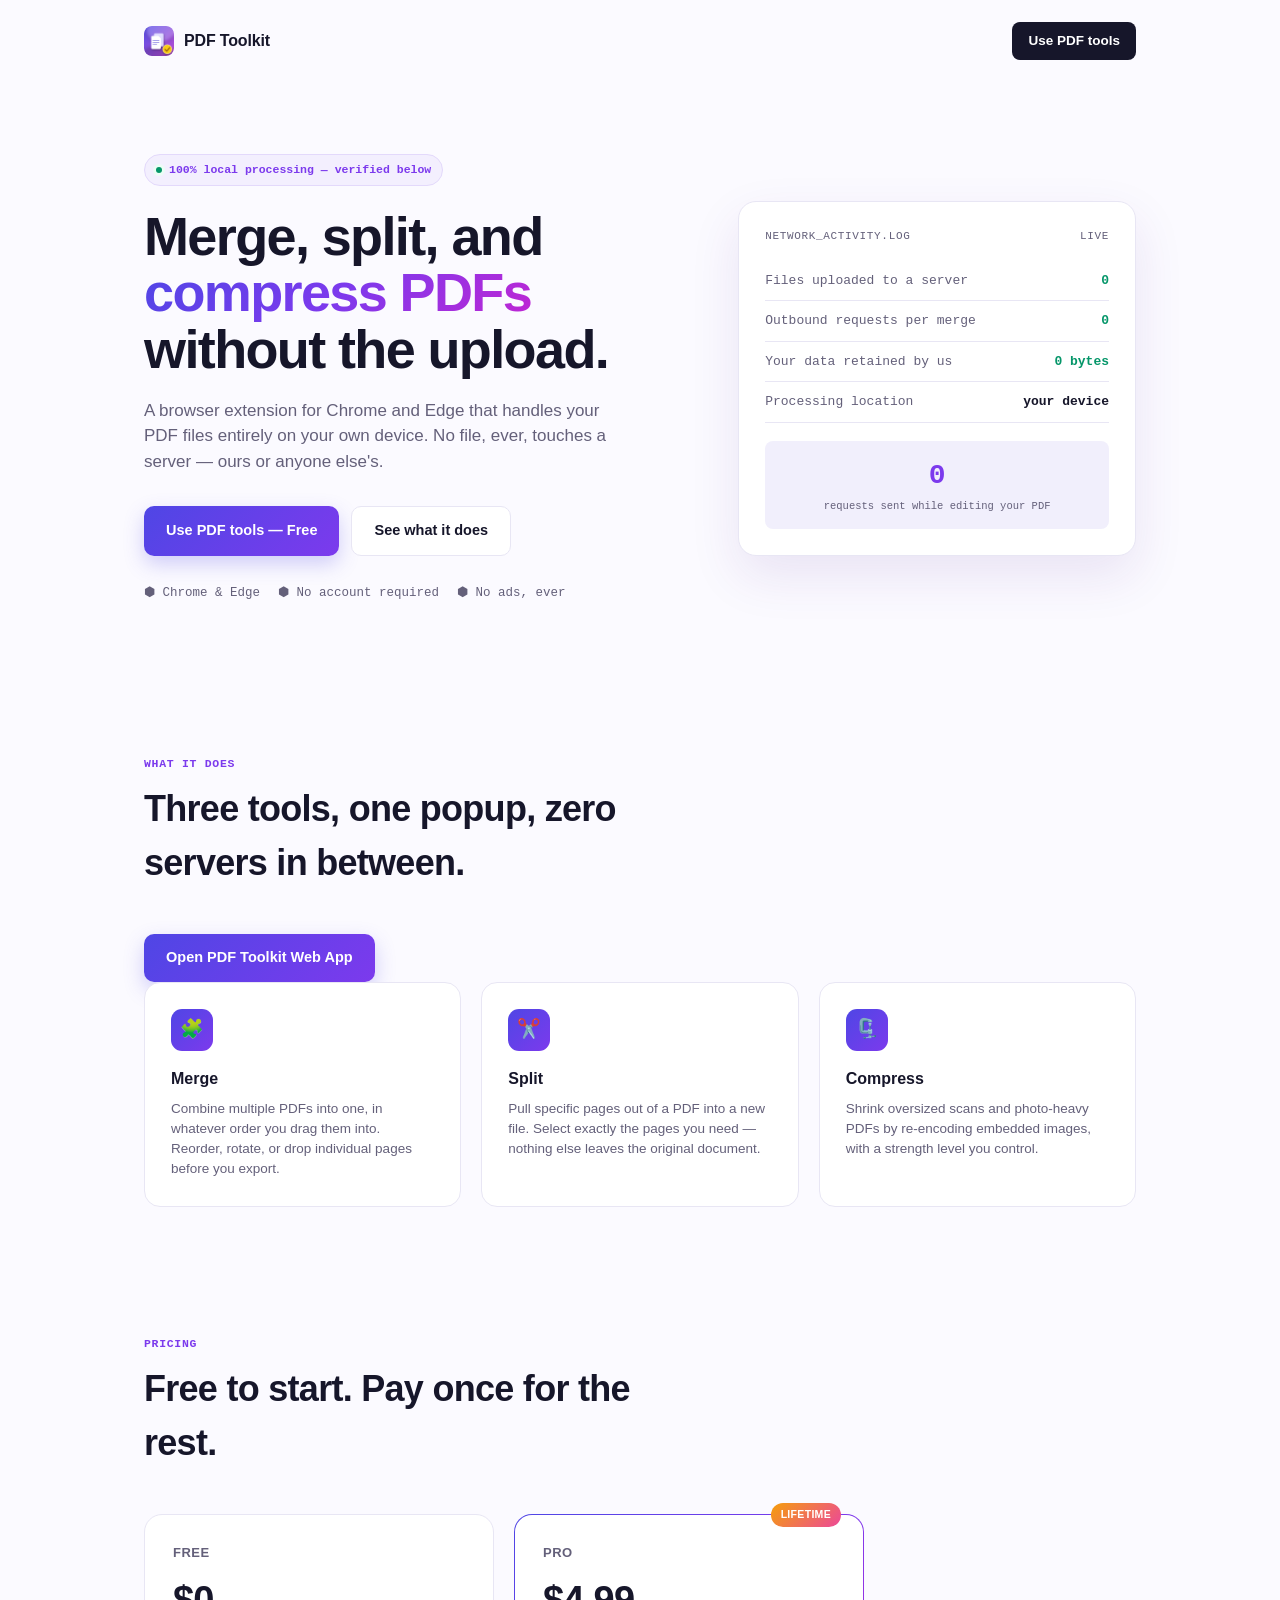
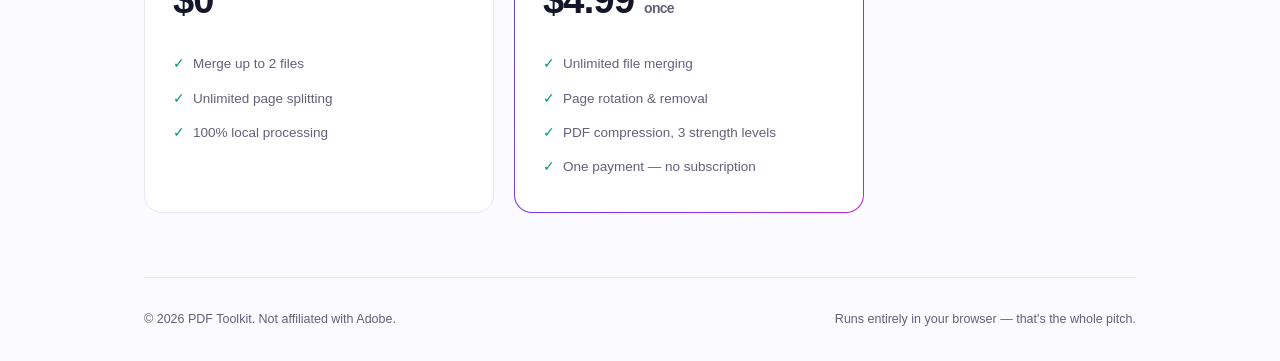
<file: index.html>
<!DOCTYPE html>
<html lang="en">
<head>
<meta charset="UTF-8" />
<meta name="viewport" content="width=device-width, initial-scale=1.0" />
<title>PDF Toolkit — Merge, Split, Compress PDFs Locally</title>
<meta name="description" content="A browser extension that merges, splits, and compresses PDF files entirely on your device. Nothing is ever uploaded to a server." />
<style>
  @media (prefers-reduced-motion: reduce) {
    * { animation-duration: 0.001ms !important; transition-duration: 0.001ms !important; }
  }

  :root {
    --ink: #16162a;
    --muted: #64607a;
    --bg: #fbfaff;
    --surface: #ffffff;
    --border: #e8e6f4;
    --accent1: #4f46e5;
    --accent2: #7c3aed;
    --accent3: #c026d3;
    --mono: 'SF Mono', 'Roboto Mono', Consolas, monospace;
  }

  * { box-sizing: border-box; margin: 0; padding: 0; }

  body {
    font-family: -apple-system, BlinkMacSystemFont, "Segoe UI", Helvetica, Arial, sans-serif;
    background: var(--bg);
    color: var(--ink);
    line-height: 1.5;
    -webkit-font-smoothing: antialiased;
  }

  a { color: inherit; }

  .wrap { max-width: 1040px; margin: 0 auto; padding: 0 24px; }

  /* ---------- Nav ---------- */
  nav {
    display: flex;
    align-items: center;
    justify-content: space-between;
    padding: 22px 0;
  }
  .brand { display: flex; align-items: center; gap: 10px; font-weight: 800; font-size: 16px; letter-spacing: -0.01em; }
  .brand img { width: 30px; height: 30px; border-radius: 8px; }
  .nav-cta {
    font-size: 13.5px;
    font-weight: 700;
    padding: 9px 16px;
    border-radius: 8px;
    background: var(--ink);
    color: white;
    text-decoration: none;
  }

  /* ---------- Hero ---------- */
  .hero {
    padding: 72px 0 88px;
    position: relative;
    overflow: hidden;
  }
  .hero-grid {
    display: grid;
    grid-template-columns: 1.15fr 0.85fr;
    gap: 56px;
    align-items: center;
  }
  .eyebrow {
    display: inline-flex;
    align-items: center;
    gap: 7px;
    font-family: var(--mono);
    font-size: 11.5px;
    font-weight: 600;
    color: var(--accent2);
    background: #f3effe;
    border: 1px solid #e3d9fb;
    padding: 6px 11px;
    border-radius: 20px;
    margin-bottom: 22px;
  }
  .eyebrow .dot {
    width: 6px; height: 6px; border-radius: 50%;
    background: #059669;
    box-shadow: 0 0 0 3px #ecfdf5;
  }
  h1 {
    font-size: clamp(36px, 5vw, 54px);
    font-weight: 800;
    letter-spacing: -0.03em;
    line-height: 1.05;
    margin-bottom: 20px;
  }
  h1 .grad {
    background: linear-gradient(135deg, var(--accent1), var(--accent2), var(--accent3));
    -webkit-background-clip: text;
    background-clip: text;
    color: transparent;
  }
  .hero-sub {
    font-size: 17px;
    color: var(--muted);
    max-width: 480px;
    margin-bottom: 32px;
  }
  .hero-ctas { display: flex; gap: 12px; flex-wrap: wrap; margin-bottom: 28px; }
  .btn-primary {
    display: inline-flex; align-items: center; gap: 8px;
    background: linear-gradient(135deg, var(--accent1), var(--accent2));
    color: white;
    font-weight: 700;
    font-size: 14.5px;
    padding: 13px 22px;
    border-radius: 10px;
    text-decoration: none;
    box-shadow: 0 8px 20px rgba(79,70,229,0.25);
  }
  .btn-secondary {
    display: inline-flex; align-items: center; gap: 8px;
    background: var(--surface);
    border: 1px solid var(--border);
    color: var(--ink);
    font-weight: 700;
    font-size: 14.5px;
    padding: 13px 22px;
    border-radius: 10px;
    text-decoration: none;
  }
  .trust-row {
    display: flex; gap: 18px; flex-wrap: wrap;
    font-size: 12.5px; color: var(--muted); font-family: var(--mono);
  }
  .trust-row span { display: flex; align-items: center; gap: 6px; }

  /* ---------- Live proof widget (signature element) ---------- */
  .proof-card {
    background: var(--surface);
    border: 1px solid var(--border);
    border-radius: 18px;
    padding: 26px;
    box-shadow: 0 20px 50px rgba(76,29,149,0.10);
    font-family: var(--mono);
  }
  .proof-title {
    font-size: 11px;
    text-transform: uppercase;
    letter-spacing: 0.06em;
    color: var(--muted);
    margin-bottom: 16px;
    display: flex;
    justify-content: space-between;
  }
  .proof-row {
    display: flex;
    justify-content: space-between;
    align-items: center;
    padding: 10px 0;
    border-bottom: 1px solid var(--border);
    font-size: 13px;
  }
  .proof-row:last-child { border-bottom: none; }
  .proof-label { color: var(--muted); }
  .proof-val { font-weight: 700; }
  .proof-val.zero { color: #059669; }
  .proof-bar-wrap {
    margin-top: 18px;
    background: #f1effc;
    border-radius: 8px;
    padding: 14px;
    text-align: center;
  }
  .proof-bar-count {
    font-size: 28px;
    font-weight: 800;
    color: var(--accent2);
    font-family: var(--mono);
  }
  .proof-bar-label { font-size: 10.5px; color: var(--muted); margin-top: 2px; }

  /* ---------- Features ---------- */
  .section { padding: 64px 0; }
  .section-label {
    font-family: var(--mono);
    font-size: 11.5px;
    color: var(--accent2);
    font-weight: 700;
    letter-spacing: 0.06em;
    text-transform: uppercase;
    margin-bottom: 10px;
  }
  .section h2 {
    font-size: clamp(26px, 3.4vw, 36px);
    font-weight: 800;
    letter-spacing: -0.02em;
    margin-bottom: 44px;
    max-width: 520px;
  }
  .feature-grid {
    display: grid;
    grid-template-columns: repeat(3, 1fr);
    gap: 20px;
  }
  .feature-card {
    background: var(--surface);
    border: 1px solid var(--border);
    border-radius: 16px;
    padding: 26px;
  }
  .feature-icon {
    width: 42px; height: 42px;
    border-radius: 11px;
    display: flex; align-items: center; justify-content: center;
    font-size: 19px;
    margin-bottom: 16px;
    background: linear-gradient(135deg, var(--accent1), var(--accent2));
  }
  .feature-card h3 { font-size: 16px; font-weight: 700; margin-bottom: 8px; }
  .feature-card p { font-size: 13.5px; color: var(--muted); }

  /* ---------- Pricing ---------- */
  .pricing-wrap {
    display: grid;
    grid-template-columns: 1fr 1fr;
    gap: 20px;
    max-width: 720px;
  }
  .price-card {
    border: 1px solid var(--border);
    border-radius: 18px;
    padding: 28px;
    background: var(--surface);
  }
  .price-card.pro {
    border: 1.5px solid transparent;
    background: linear-gradient(var(--surface), var(--surface)) padding-box,
                linear-gradient(135deg, var(--accent1), var(--accent2), var(--accent3)) border-box;
    position: relative;
  }
  .price-badge {
    position: absolute; top: -12px; right: 22px;
    background: linear-gradient(135deg, #f59e0b, #ec4899);
    color: white; font-size: 10.5px; font-weight: 800;
    padding: 4px 10px; border-radius: 20px;
    letter-spacing: 0.03em;
  }
  .price-tier { font-size: 13px; font-weight: 700; color: var(--muted); text-transform: uppercase; letter-spacing: 0.04em; margin-bottom: 10px; }
  .price-amount { font-size: 38px; font-weight: 800; letter-spacing: -0.02em; margin-bottom: 4px; }
  .price-amount span { font-size: 14px; font-weight: 600; color: var(--muted); }
  .price-list { margin-top: 18px; list-style: none; font-size: 13.5px; }
  .price-list li { padding: 7px 0; display: flex; gap: 8px; color: var(--muted); }
  .price-list li b { color: var(--ink); font-weight: 600; }
  .price-list .check { color: #059669; flex-shrink: 0; }

  /* ---------- Footer ---------- */
  footer {
    border-top: 1px solid var(--border);
    padding: 32px 0;
    font-size: 12.5px;
    color: var(--muted);
    display: flex;
    justify-content: space-between;
    flex-wrap: wrap;
    gap: 12px;
  }

  @media (max-width: 760px) {
    .hero-grid { grid-template-columns: 1fr; }
    .feature-grid { grid-template-columns: 1fr; }
    .pricing-wrap { grid-template-columns: 1fr; }
  }

  a:focus-visible, button:focus-visible { outline: 2px solid var(--accent2); outline-offset: 2px; }
</style>
</head>
<body>

<div class="wrap">
  <nav>
    <div class="brand">
      <img src="[data-uri]" alt="PDF Toolkit logo" />
      PDF Toolkit
    </div>
    <a class="nav-cta" href="./tools/">Use PDF tools</a>
  </nav>
</div>

<header class="hero">
  <div class="wrap hero-grid">
    <div>
      <div class="eyebrow"><span class="dot"></span> 100% local processing — verified below</div>
      <h1>Merge, split, and<br /><span class="grad">compress PDFs</span><br />without the upload.</h1>
      <p class="hero-sub">A browser extension for Chrome and Edge that handles your PDF files entirely on your own device. No file, ever, touches a server — ours or anyone else's.</p>
      <div class="hero-ctas">
        <a class="btn-primary" href="./tools/">Use PDF tools — Free</a>
        <a class="btn-secondary" href="#features">See what it does</a>
      </div>
      <div class="trust-row">
        <span>⬢ Chrome &amp; Edge</span>
        <span>⬢ No account required</span>
        <span>⬢ No ads, ever</span>
      </div>
    </div>

    <div class="proof-card">
      <div class="proof-title"><span>network_activity.log</span><span>live</span></div>
      <div class="proof-row"><span class="proof-label">Files uploaded to a server</span><span class="proof-val zero">0</span></div>
      <div class="proof-row"><span class="proof-label">Outbound requests per merge</span><span class="proof-val zero">0</span></div>
      <div class="proof-row"><span class="proof-label">Your data retained by us</span><span class="proof-val zero">0 bytes</span></div>
      <div class="proof-row"><span class="proof-label">Processing location</span><span class="proof-val">your device</span></div>
      <div class="proof-bar-wrap">
        <div class="proof-bar-count">0</div>
        <div class="proof-bar-label">requests sent while editing your PDF</div>
      </div>
    </div>
  </div>
</header>

<section class="section" id="features">
  <div class="wrap">
    <div class="section-label">What it does</div>
    <h2>Three tools, one popup, zero servers in between.</h2>
    <p><a class="btn-primary" href="./tools/">Open PDF Toolkit Web App</a></p>
    <div class="feature-grid">
      <div class="feature-card">
        <div class="feature-icon">🧩</div>
        <h3>Merge</h3>
        <p>Combine multiple PDFs into one, in whatever order you drag them into. Reorder, rotate, or drop individual pages before you export.</p>
      </div>
      <div class="feature-card">
        <div class="feature-icon">✂️</div>
        <h3>Split</h3>
        <p>Pull specific pages out of a PDF into a new file. Select exactly the pages you need — nothing else leaves the original document.</p>
      </div>
      <div class="feature-card">
        <div class="feature-icon">🗜️</div>
        <h3>Compress</h3>
        <p>Shrink oversized scans and photo-heavy PDFs by re-encoding embedded images, with a strength level you control.</p>
      </div>
    </div>
  </div>
</section>

<section class="section" id="pricing">
  <div class="wrap">
    <div class="section-label">Pricing</div>
    <h2>Free to start. Pay once for the rest.</h2>
    <div class="pricing-wrap">
      <div class="price-card">
        <div class="price-tier">Free</div>
        <div class="price-amount">$0</div>
        <ul class="price-list">
          <li><span class="check">✓</span> Merge up to 2 files</li>
          <li><span class="check">✓</span> Unlimited page splitting</li>
          <li><span class="check">✓</span> 100% local processing</li>
        </ul>
      </div>
      <div class="price-card pro">
        <div class="price-badge">LIFETIME</div>
        <div class="price-tier">Pro</div>
        <div class="price-amount">$4.99 <span>once</span></div>
        <ul class="price-list">
          <li><span class="check">✓</span> Unlimited file merging</li>
          <li><span class="check">✓</span> Page rotation &amp; removal</li>
          <li><span class="check">✓</span> PDF compression, 3 strength levels</li>
          <li><span class="check">✓</span> One payment — no subscription</li>
        </ul>
      </div>
    </div>
  </div>
</section>

<div class="wrap">
  <footer>
    <span>© 2026 PDF Toolkit. Not affiliated with Adobe.</span>
    <span>Runs entirely in your browser — that's the whole pitch.</span>
  </footer>
</div>

</body>
</html>
</file>
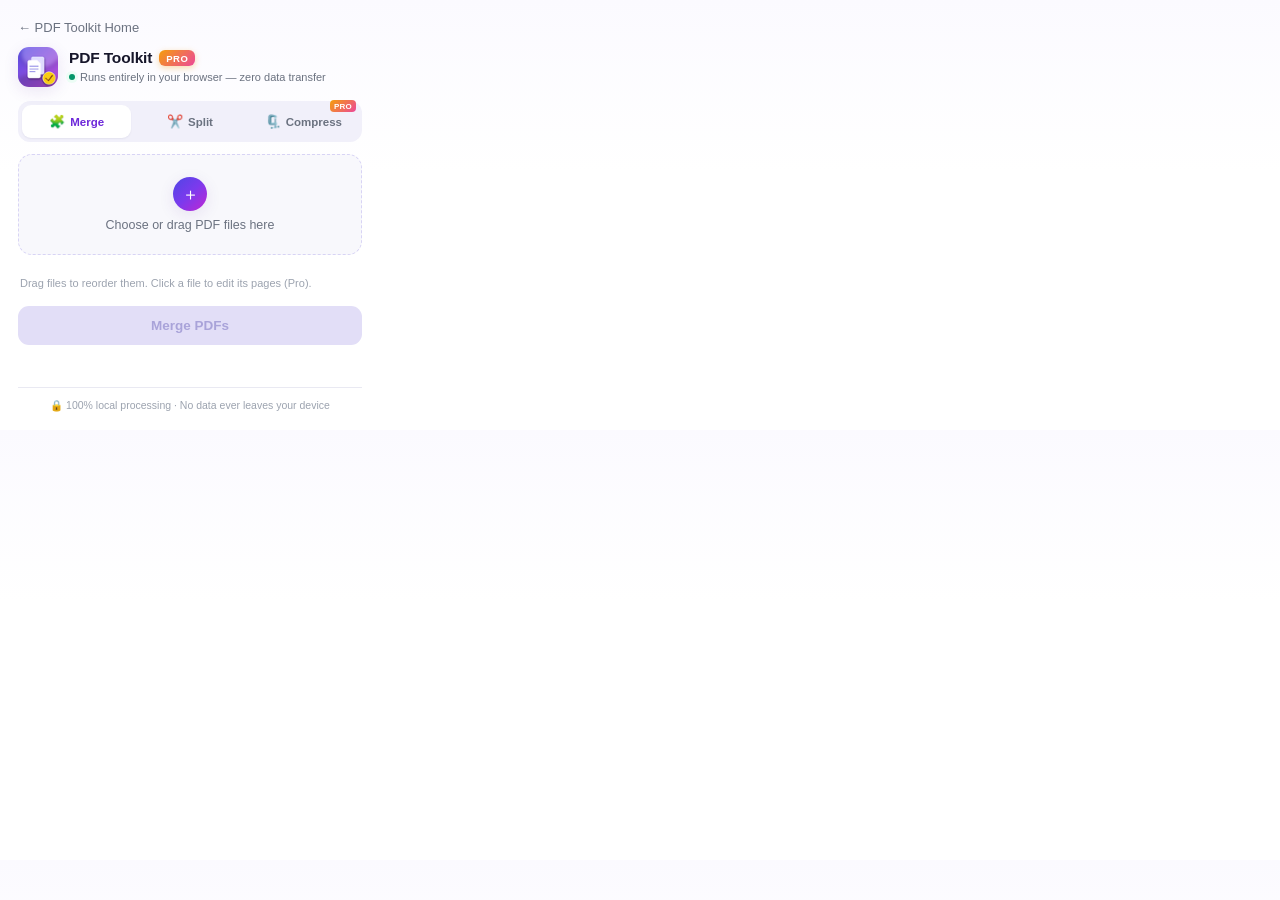
<file: tools/index.html>
<!DOCTYPE html>
<html lang="en">
<head>
  <meta charset="UTF-8" />
  <title>PDF Toolkit</title>
  <link rel="stylesheet" href="popup.css" />
  <meta name="viewport" content="width=device-width, initial-scale=1" />
  <meta name="description" content="Merge, split, and compress PDF files privately in your browser." />
</head>
<body>
  <div class="app">
    <a href="../index.html" style="display:inline-block;margin-bottom:12px;color:#6b7280;text-decoration:none;font-size:13px">← PDF Toolkit Home</a>
    <header class="header">
      <img class="logo" src="icons/icon48.png" alt="" />
      <div class="header-text">
        <h1>PDF Toolkit <span id="proTag" class="pro-tag hidden">PRO</span></h1>
        <p class="subtitle">
          <span class="lock-dot"></span>
          Runs entirely in your browser — zero data transfer
        </p>
      </div>
    </header>

    <nav class="tabs" id="tabs">
      <button class="tab active" data-tab="merge">
        <span class="tab-icon">🧩</span>Merge
      </button>
      <button class="tab" data-tab="split">
        <span class="tab-icon">✂️</span>Split
      </button>
      <button class="tab" data-tab="compress">
        <span class="tab-icon">🗜️</span>Compress
        <span class="tab-pro-badge">PRO</span>
      </button>
    </nav>

    <div id="upsellBanner" class="upsell-banner hidden">
      <span class="upsell-text" id="upsellText"></span>
      <button id="upgradeBtn" class="upgrade-btn">Unlock Lifetime · $4.99</button>
    </div>

    <!-- ============ MERGE ============ -->
    <section id="panel-merge" class="panel active">
      <label id="mergeDropzone" class="dropzone" for="mergeFileInput">
        <span class="dropzone-icon">＋</span>
        <span class="dropzone-text">Choose or drag PDF files here</span>
        <input type="file" id="mergeFileInput" accept="application/pdf" multiple hidden />
      </label>

      <ul id="mergeFileList" class="file-list"></ul>
      <p class="hint">Drag files to reorder them. Click a file to edit its pages (Pro).</p>

      <button id="mergeBtn" class="action-btn" disabled>
        <span id="mergeBtnText">Merge PDFs</span>
      </button>
    </section>

    <!-- ============ SPLIT ============ -->
    <section id="panel-split" class="panel">
      <label id="splitDropzone" class="dropzone" for="splitFileInput">
        <span class="dropzone-icon">＋</span>
        <span class="dropzone-text">Choose a single PDF to split</span>
        <input type="file" id="splitFileInput" accept="application/pdf" hidden />
      </label>

      <div id="splitEditor" class="split-editor hidden">
        <p class="split-filename" id="splitFileName"></p>
        <p class="page-editor-hint" id="splitHint"></p>
        <div class="page-chips" id="splitChips"></div>
        <div class="page-chip-actions">
          <button id="splitSelectAll">Select All</button>
          <button id="splitSelectNone">Deselect All</button>
        </div>
      </div>

      <button id="splitBtn" class="action-btn" disabled>
        <span id="splitBtnText">Split Selected Pages</span>
      </button>
    </section>

    <!-- ============ COMPRESS ============ -->
    <section id="panel-compress" class="panel">
      <div id="compressLockedNotice" class="locked-notice hidden">
        <span class="locked-notice-icon">🔒</span>
        <p>Compression is a Pro feature. It shrinks file size by re-encoding embedded images at a lower resolution/quality — most effective on scanned or photo-heavy PDFs.</p>
      </div>

      <div id="compressLevelSelector" class="compress-level-selector">
        <p class="compress-level-label">Compression strength</p>
        <div class="compress-level-options">
          <button class="compress-level-btn" data-level="light">
            <span class="level-name">Light</span>
            <span class="level-desc">Best quality</span>
          </button>
          <button class="compress-level-btn active" data-level="balanced">
            <span class="level-name">Balanced</span>
            <span class="level-desc">Recommended</span>
          </button>
          <button class="compress-level-btn" data-level="strong">
            <span class="level-name">Strong</span>
            <span class="level-desc">Smallest file</span>
          </button>
        </div>
      </div>

      <label id="compressDropzone" class="dropzone" for="compressFileInput">
        <span class="dropzone-icon">＋</span>
        <span class="dropzone-text">Choose a single PDF to compress</span>
        <input type="file" id="compressFileInput" accept="application/pdf" hidden />
      </label>

      <div id="compressResult" class="compress-result hidden">
        <div class="compress-row">
          <span>Original size</span>
          <strong id="compressBefore">—</strong>
        </div>
        <div class="compress-row">
          <span>New size</span>
          <strong id="compressAfter">—</strong>
        </div>
        <div class="compress-row compress-savings">
          <span>Savings</span>
          <strong id="compressSavings">—</strong>
        </div>
      </div>
      <p class="hint">This re-encodes embedded images at your chosen quality level to shrink the file. "Strong" gives the smallest file but may visibly soften photos — good for scans/passport photos where file size matters most. Text-only PDFs (no embedded images) won't shrink much since there's nothing to compress.</p>

      <button id="compressBtn" class="action-btn" disabled>
        <span id="compressBtnText">Compress and Download</span>
      </button>
    </section>

    <p id="status" class="status"></p>

    <footer class="footer">🔒 100% local processing · No data ever leaves your device</footer>
  </div>

  <script src="pdf-lib.min.js"></script>
  <script src="app.js"></script>
</body>
</html>
</file>
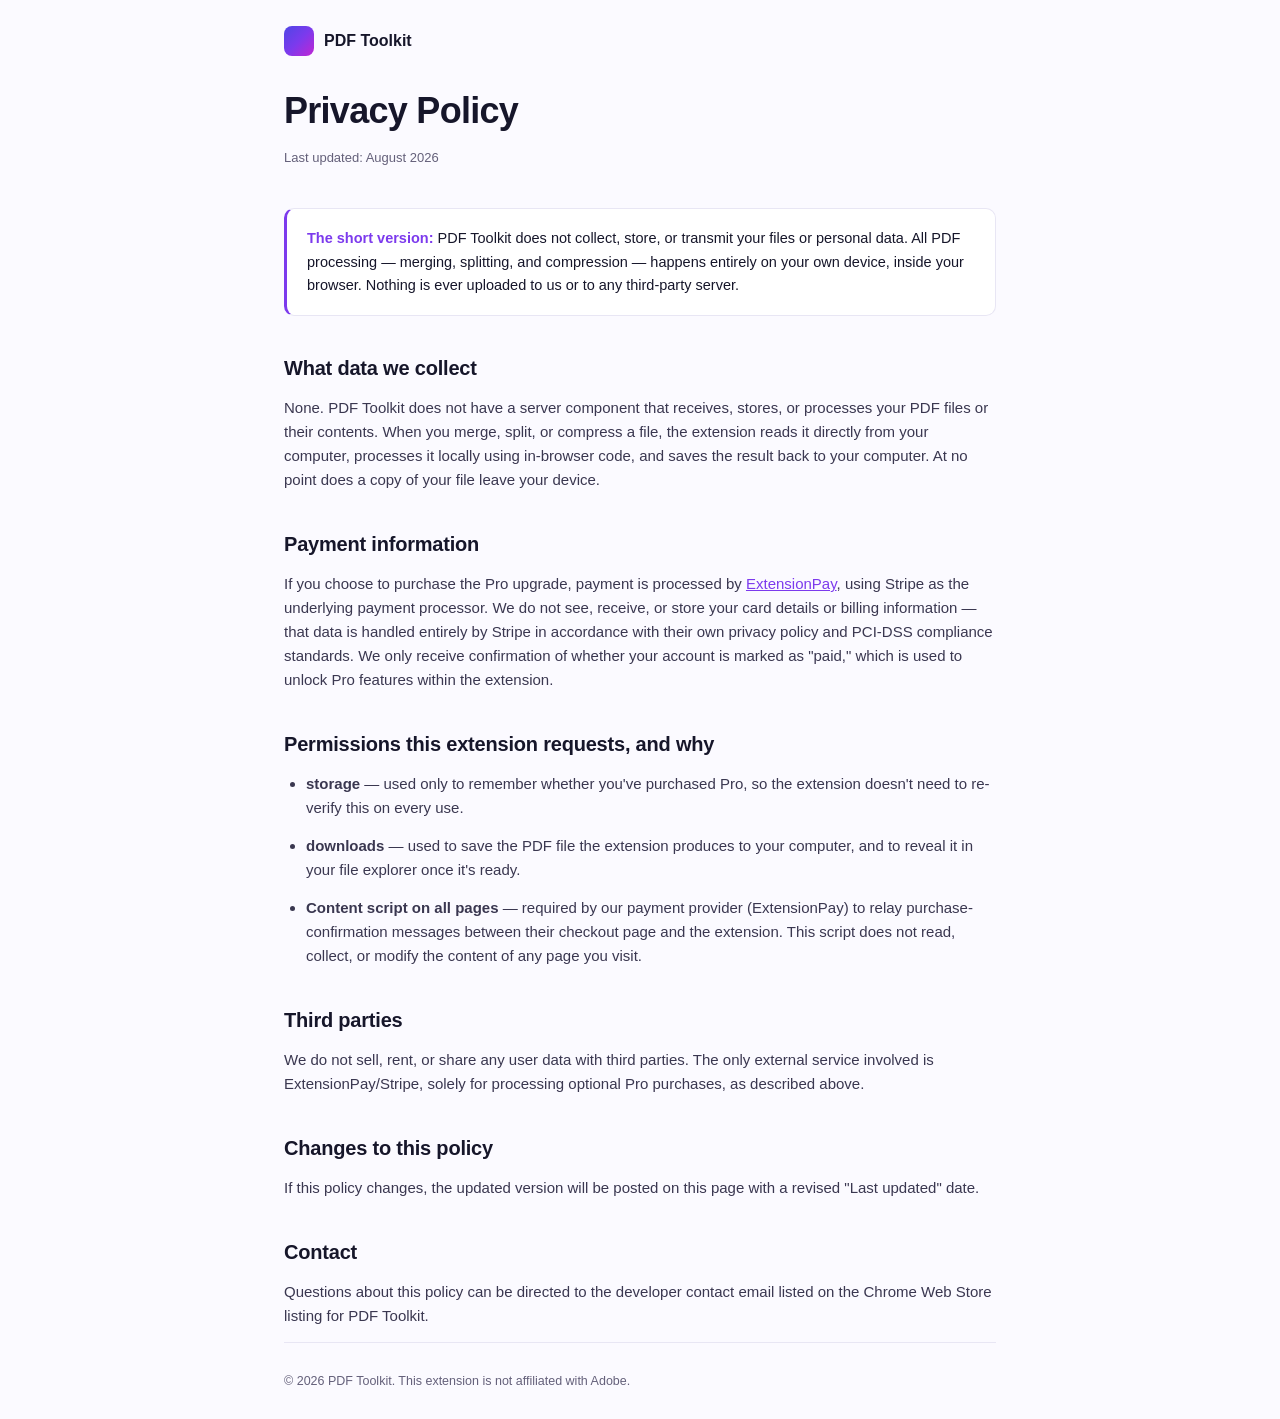
<file: privacy.html>
<!DOCTYPE html>
<html lang="en">
<head>
<meta charset="UTF-8" />
<meta name="viewport" content="width=device-width, initial-scale=1.0" />
<title>Privacy Policy — PDF Toolkit</title>
<style>
  :root {
    --ink: #16162a;
    --muted: #64607a;
    --bg: #fbfaff;
    --surface: #ffffff;
    --border: #e8e6f4;
    --accent1: #4f46e5;
    --accent2: #7c3aed;
    --accent3: #c026d3;
  }
  * { box-sizing: border-box; margin: 0; padding: 0; }
  body {
    font-family: -apple-system, BlinkMacSystemFont, "Segoe UI", Helvetica, Arial, sans-serif;
    background: var(--bg);
    color: var(--ink);
    line-height: 1.6;
  }
  .wrap { max-width: 760px; margin: 0 auto; padding: 0 24px; }
  nav {
    display: flex; align-items: center; gap: 10px;
    padding: 26px 0;
    font-weight: 800; font-size: 16px;
  }
  nav .grad-dot {
    width: 30px; height: 30px; border-radius: 8px;
    background: linear-gradient(135deg, var(--accent1), var(--accent2), var(--accent3));
    flex-shrink: 0;
  }
  nav a { color: var(--ink); text-decoration: none; }
  main { padding: 20px 0 80px; }
  h1 {
    font-size: 36px;
    font-weight: 800;
    letter-spacing: -0.02em;
    margin-bottom: 8px;
  }
  .updated {
    font-size: 13px;
    color: var(--muted);
    margin-bottom: 40px;
  }
  h2 {
    font-size: 20px;
    font-weight: 700;
    margin: 36px 0 12px;
    letter-spacing: -0.01em;
  }
  p, li {
    font-size: 15px;
    color: #3a3750;
    margin-bottom: 14px;
  }
  ul { padding-left: 22px; margin-bottom: 14px; }
  .highlight-box {
    background: var(--surface);
    border: 1px solid var(--border);
    border-left: 3px solid var(--accent2);
    border-radius: 10px;
    padding: 18px 20px;
    margin: 24px 0;
    font-size: 14.5px;
  }
  .highlight-box strong { color: var(--accent2); }
  a.link { color: var(--accent2); }
  footer {
    border-top: 1px solid var(--border);
    padding: 28px 0;
    font-size: 12.5px;
    color: var(--muted);
  }
</style>
</head>
<body>

<div class="wrap">
  <nav>
    <div class="grad-dot"></div>
    <a href="./">PDF Toolkit</a>
  </nav>
</div>

<main class="wrap">
  <h1>Privacy Policy</h1>
  <p class="updated">Last updated: August 2026</p>

  <div class="highlight-box">
    <strong>The short version:</strong> PDF Toolkit does not collect, store, or transmit your files or personal data. All PDF processing — merging, splitting, and compression — happens entirely on your own device, inside your browser. Nothing is ever uploaded to us or to any third-party server.
  </div>

  <h2>What data we collect</h2>
  <p>None. PDF Toolkit does not have a server component that receives, stores, or processes your PDF files or their contents. When you merge, split, or compress a file, the extension reads it directly from your computer, processes it locally using in-browser code, and saves the result back to your computer. At no point does a copy of your file leave your device.</p>

  <h2>Payment information</h2>
  <p>If you choose to purchase the Pro upgrade, payment is processed by <a class="link" href="https://extensionpay.com" target="_blank" rel="noopener">ExtensionPay</a>, using Stripe as the underlying payment processor. We do not see, receive, or store your card details or billing information — that data is handled entirely by Stripe in accordance with their own privacy policy and PCI-DSS compliance standards. We only receive confirmation of whether your account is marked as "paid," which is used to unlock Pro features within the extension.</p>

  <h2>Permissions this extension requests, and why</h2>
  <ul>
    <li><strong>storage</strong> — used only to remember whether you've purchased Pro, so the extension doesn't need to re-verify this on every use.</li>
    <li><strong>downloads</strong> — used to save the PDF file the extension produces to your computer, and to reveal it in your file explorer once it's ready.</li>
    <li><strong>Content script on all pages</strong> — required by our payment provider (ExtensionPay) to relay purchase-confirmation messages between their checkout page and the extension. This script does not read, collect, or modify the content of any page you visit.</li>
  </ul>

  <h2>Third parties</h2>
  <p>We do not sell, rent, or share any user data with third parties. The only external service involved is ExtensionPay/Stripe, solely for processing optional Pro purchases, as described above.</p>

  <h2>Changes to this policy</h2>
  <p>If this policy changes, the updated version will be posted on this page with a revised "Last updated" date.</p>

  <h2>Contact</h2>
  <p>Questions about this policy can be directed to the developer contact email listed on the Chrome Web Store listing for PDF Toolkit.</p>
</main>

<div class="wrap">
  <footer>© 2026 PDF Toolkit. This extension is not affiliated with Adobe.</footer>
</div>

</body>
</html>
</file>
<file: tools/popup.css>
/* Note: no external fonts (e.g. Google Fonts) are intentionally loaded —
   we use system fonts so that opening the popup makes zero network
   requests, fully consistent with our "zero data transfer" claim. */

:root {
  --ink: #16162a;
  --muted: #6b7280;
  --muted-soft: #9ca3af;

  --accent: #6d28d9;
  --accent2: #a855f7;
  --accent-hover: #5b21b6;
  --accent-soft: #f4f0ff;
  --accent-gradient: linear-gradient(135deg, #4f46e5 0%, #7c3aed 50%, #c026d3 100%);

  --gold: #f59e0b;
  --gold-gradient: linear-gradient(135deg, #f59e0b, #ec4899);
  --gold-soft: #fffbeb;

  --border: #e9e9f2;
  --surface: #f8f8fc;
  --surface2: #f1f0fa;

  --success: #059669;
  --success-soft: #ecfdf5;
  --danger: #dc2626;
  --danger-soft: #fef2f2;

  --shadow-sm: 0 1px 2px rgba(24, 16, 60, 0.06);
  --shadow-md: 0 4px 16px rgba(76, 29, 149, 0.10);
  --shadow-lg: 0 10px 30px rgba(76, 29, 149, 0.14);
}

* {
  box-sizing: border-box;
}

body {
  margin: 0;
  width: 380px;
  font-family: -apple-system, BlinkMacSystemFont, "Segoe UI", Roboto, Helvetica, Arial, sans-serif;
  background: linear-gradient(180deg, #fbfaff 0%, #ffffff 40%);
  color: var(--ink);
  -webkit-font-smoothing: antialiased;
}

.app {
  padding: 18px;
}

/* ---------- Header ---------- */
.header {
  display: flex;
  align-items: center;
  gap: 11px;
  margin-bottom: 14px;
}

.logo {
  width: 40px;
  height: 40px;
  border-radius: 11px;
  flex-shrink: 0;
  box-shadow: var(--shadow-md);
}

.header-text h1 {
  font-size: 15.5px;
  margin: 0;
  font-weight: 800;
  letter-spacing: -0.01em;
  display: flex;
  align-items: center;
  gap: 7px;
}

.pro-tag {
  font-size: 9.5px;
  font-weight: 800;
  letter-spacing: 0.05em;
  background: var(--gold-gradient);
  color: white;
  padding: 2.5px 7px;
  border-radius: 6px;
  box-shadow: 0 2px 6px rgba(245, 158, 11, 0.35);
}

.subtitle {
  margin: 3px 0 0;
  font-size: 11px;
  color: var(--muted);
  line-height: 1.3;
  display: flex;
  align-items: center;
  gap: 5px;
}

.lock-dot {
  width: 6px;
  height: 6px;
  border-radius: 50%;
  background: var(--success);
  box-shadow: 0 0 0 3px var(--success-soft);
  flex-shrink: 0;
}

.hidden {
  display: none !important;
}

/* ---------- Tabs ---------- */
.tabs {
  display: flex;
  gap: 4px;
  background: var(--surface2);
  padding: 4px;
  border-radius: 12px;
  margin-bottom: 12px;
}

.tab {
  flex: 1;
  border: none;
  background: transparent;
  padding: 9px 6px;
  border-radius: 9px;
  font-family: inherit;
  font-size: 11.5px;
  font-weight: 600;
  color: var(--muted);
  cursor: pointer;
  display: flex;
  align-items: center;
  justify-content: center;
  gap: 5px;
  transition: all 0.15s ease;
  position: relative;
}

.tab-icon {
  font-size: 13px;
}

.tab:hover {
  color: var(--ink);
}

.tab.active {
  background: var(--bg, #ffffff);
  color: var(--accent);
  box-shadow: var(--shadow-sm);
}

.tab-pro-badge {
  font-size: 8px;
  font-weight: 800;
  background: var(--gold-gradient);
  color: white;
  padding: 1.5px 4px;
  border-radius: 4px;
  letter-spacing: 0.03em;
  position: absolute;
  top: -5px;
  right: 2px;
}

/* ---------- Upsell banner ---------- */
.upsell-banner {
  background: linear-gradient(135deg, var(--gold-soft), #fdf2ff);
  border: 1px solid #fde68a;
  border-radius: 12px;
  padding: 11px 12px;
  margin-bottom: 12px;
  display: flex;
  flex-direction: column;
  gap: 8px;
}

.upsell-text {
  font-size: 11.5px;
  line-height: 1.45;
  color: #78350f;
}

.upgrade-btn {
  border: none;
  border-radius: 8px;
  padding: 9px 10px;
  background: var(--gold-gradient);
  color: white;
  font-family: inherit;
  font-size: 12.5px;
  font-weight: 700;
  cursor: pointer;
  box-shadow: 0 3px 10px rgba(245, 158, 11, 0.3);
  transition: transform 0.12s ease, box-shadow 0.12s ease;
}

.upgrade-btn:hover {
  transform: translateY(-1px);
  box-shadow: 0 5px 14px rgba(245, 158, 11, 0.4);
}

/* ---------- Panels ---------- */
.panel {
  display: none;
}

.panel.active {
  display: block;
  animation: fadeIn 0.15s ease;
}

@keyframes fadeIn {
  from { opacity: 0; transform: translateY(2px); }
  to { opacity: 1; transform: translateY(0); }
}

/* ---------- Dropzone ---------- */
.dropzone {
  display: flex;
  flex-direction: column;
  align-items: center;
  justify-content: center;
  gap: 7px;
  padding: 22px 12px;
  border: 1.5px dashed #d8d4f5;
  border-radius: 14px;
  cursor: pointer;
  background: var(--surface);
  transition: border-color 0.15s ease, background 0.15s ease, transform 0.1s ease;
}

.dropzone:hover {
  border-color: var(--accent2);
  background: var(--accent-soft);
}

.dropzone.dragover {
  border-color: var(--accent);
  background: var(--accent-soft);
  transform: scale(1.01);
}

.dropzone-icon {
  width: 34px;
  height: 34px;
  border-radius: 50%;
  background: var(--accent-gradient);
  color: white;
  font-size: 17px;
  font-weight: 300;
  display: flex;
  align-items: center;
  justify-content: center;
  box-shadow: var(--shadow-md);
}

.dropzone-text {
  font-size: 12.5px;
  color: var(--muted);
  text-align: center;
  font-weight: 500;
}

/* ---------- File list (Merge) ---------- */
.file-list {
  list-style: none;
  margin: 12px 0 0;
  padding: 0;
  max-height: 290px;
  overflow-y: auto;
  display: flex;
  flex-direction: column;
  gap: 7px;
}

.file-item {
  border: 1px solid var(--border);
  border-radius: 11px;
  background: #ffffff;
  overflow: hidden;
  box-shadow: var(--shadow-sm);
}

.file-item.dragging {
  opacity: 0.4;
}

.file-item.locked {
  background: var(--danger-soft);
  border-color: #fecaca;
}

.file-row {
  display: flex;
  align-items: center;
  gap: 8px;
  padding: 9px 10px;
  cursor: grab;
  font-size: 12.5px;
}

.file-row .handle {
  color: var(--muted-soft);
  font-size: 12px;
  user-select: none;
}

.file-row .name {
  flex: 1;
  overflow: hidden;
  text-overflow: ellipsis;
  white-space: nowrap;
  cursor: pointer;
  font-weight: 500;
}

.file-row .meta {
  color: var(--muted);
  font-size: 10.5px;
  flex-shrink: 0;
  background: var(--surface2);
  padding: 2px 7px;
  border-radius: 20px;
}

.file-row .lock-icon {
  color: var(--danger);
  flex-shrink: 0;
}

.file-row .expand-toggle {
  border: none;
  background: transparent;
  color: var(--accent);
  cursor: pointer;
  font-size: 11px;
  padding: 3px 4px;
  flex-shrink: 0;
}

.file-row .remove {
  border: none;
  background: transparent;
  color: var(--muted-soft);
  cursor: pointer;
  font-size: 15px;
  padding: 0 2px;
  flex-shrink: 0;
  line-height: 1;
}

.file-row .remove:hover {
  color: var(--danger);
}

.locked-message {
  font-size: 10.5px;
  color: #991b1b;
  padding: 0 10px 9px 31px;
  line-height: 1.4;
}

/* ---------- Page editor (chips) ---------- */
.page-editor {
  padding: 9px 10px 11px 31px;
  border-top: 1px dashed var(--border);
  background: var(--surface);
  position: relative;
}

.page-editor.pro-locked {
  filter: blur(2.5px);
  opacity: 0.6;
  pointer-events: none;
  user-select: none;
}

.pro-lock-overlay {
  position: absolute;
  inset: 0;
  display: flex;
  align-items: center;
  justify-content: center;
  gap: 6px;
  font-size: 11px;
  font-weight: 700;
  color: var(--accent);
  background: rgba(255,255,255,0.75);
  cursor: pointer;
}

.page-editor-hint {
  font-size: 10px;
  color: var(--muted);
  margin: 0 0 7px;
  line-height: 1.4;
}

.split-filename {
  font-size: 12px;
  font-weight: 600;
  margin: 0 0 4px;
  overflow: hidden;
  text-overflow: ellipsis;
  white-space: nowrap;
}

.page-chips {
  display: flex;
  flex-wrap: wrap;
  gap: 5px;
}

.page-chip {
  position: relative;
  width: 31px;
  height: 31px;
  border: 1px solid var(--border);
  border-radius: 8px;
  background: #ffffff;
  display: flex;
  align-items: center;
  justify-content: center;
  font-size: 10.5px;
  font-weight: 700;
  cursor: pointer;
  user-select: none;
  transition: all 0.1s ease;
}

.page-chip:hover {
  border-color: var(--accent2);
  transform: translateY(-1px);
}

.page-chip.selected {
  background: var(--accent-gradient);
  color: white;
  border-color: transparent;
  box-shadow: var(--shadow-sm);
}

.page-chip.excluded {
  opacity: 0.35;
  text-decoration: line-through;
  background: var(--surface2);
}

.page-chip .rot-indicator {
  position: absolute;
  bottom: -4px;
  right: -4px;
  font-size: 8px;
  background: var(--accent);
  color: white;
  border-radius: 50%;
  width: 13px;
  height: 13px;
  display: flex;
  align-items: center;
  justify-content: center;
}

.page-chip-actions {
  margin-top: 9px;
  display: flex;
  gap: 12px;
}

.page-chip-actions button {
  border: none;
  background: transparent;
  color: var(--accent);
  font-family: inherit;
  font-size: 10.5px;
  font-weight: 600;
  cursor: pointer;
  padding: 0;
}

.page-chip-actions button:hover {
  text-decoration: underline;
}

/* ---------- Compress panel ---------- */
.compress-level-selector {
  margin-bottom: 12px;
}

.compress-level-label {
  font-size: 11px;
  font-weight: 700;
  color: var(--muted);
  margin: 0 0 6px 2px;
  text-transform: uppercase;
  letter-spacing: 0.03em;
}

.compress-level-options {
  display: flex;
  gap: 6px;
  background: var(--surface2);
  padding: 4px;
  border-radius: 11px;
}

.compress-level-btn {
  flex: 1;
  border: none;
  background: transparent;
  border-radius: 8px;
  padding: 8px 4px;
  cursor: pointer;
  display: flex;
  flex-direction: column;
  align-items: center;
  gap: 1px;
  transition: all 0.12s ease;
}

.compress-level-btn .level-name {
  font-size: 11.5px;
  font-weight: 700;
  color: var(--ink);
}

.compress-level-btn .level-desc {
  font-size: 9px;
  color: var(--muted);
}

.compress-level-btn:hover {
  background: rgba(255,255,255,0.6);
}

.compress-level-btn.active {
  background: #ffffff;
  box-shadow: var(--shadow-sm);
}

.compress-level-btn.active .level-name {
  color: var(--accent);
}

.locked-notice {
  display: flex;
  align-items: flex-start;
  gap: 9px;
  background: var(--accent-soft);
  border: 1px solid #e3d9fb;
  border-radius: 12px;
  padding: 11px 12px;
  margin-bottom: 12px;
  font-size: 11.5px;
  line-height: 1.45;
  color: #4c1d95;
}

.locked-notice-icon {
  font-size: 15px;
  flex-shrink: 0;
}

.compress-result {
  margin-top: 12px;
  border: 1px solid var(--border);
  border-radius: 12px;
  overflow: hidden;
}

.compress-row {
  display: flex;
  justify-content: space-between;
  align-items: center;
  padding: 9px 12px;
  font-size: 12px;
  background: #ffffff;
  border-bottom: 1px solid var(--border);
}

.compress-row:last-child {
  border-bottom: none;
}

.compress-row span {
  color: var(--muted);
}

.compress-savings {
  background: var(--success-soft);
}

.compress-savings strong {
  color: var(--success);
}

/* ---------- Buttons / status ---------- */
.hint {
  font-size: 11px;
  color: var(--muted-soft);
  margin: 9px 2px;
  line-height: 1.4;
}

.action-btn {
  width: 100%;
  margin-top: 6px;
  padding: 12px;
  border: none;
  border-radius: 11px;
  background: var(--accent-gradient);
  color: white;
  font-family: inherit;
  font-size: 13.5px;
  font-weight: 700;
  cursor: pointer;
  box-shadow: var(--shadow-md);
  transition: transform 0.12s ease, box-shadow 0.12s ease, opacity 0.12s ease;
}

.action-btn:hover:not(:disabled) {
  transform: translateY(-1px);
  box-shadow: var(--shadow-lg);
}

.action-btn:disabled {
  background: #e2def7;
  box-shadow: none;
  cursor: not-allowed;
  color: #a9a3d9;
}

.action-btn.locked-tier {
  background: var(--gold-gradient);
}

.action-btn.locked-tier:disabled {
  background: var(--gold-gradient);
  opacity: 0.85;
  cursor: pointer;
  color: white;
}

.status {
  min-height: 16px;
  font-size: 12px;
  text-align: center;
  margin: 11px 0 0;
  color: var(--muted);
  font-weight: 500;
}

.status.success {
  color: var(--success);
  font-weight: 700;
}

.status.error {
  color: var(--danger);
  font-weight: 700;
}

.footer {
  margin-top: 15px;
  text-align: center;
  font-size: 10.5px;
  color: var(--muted-soft);
  border-top: 1px solid var(--border);
  padding-top: 11px;
}
</file>
